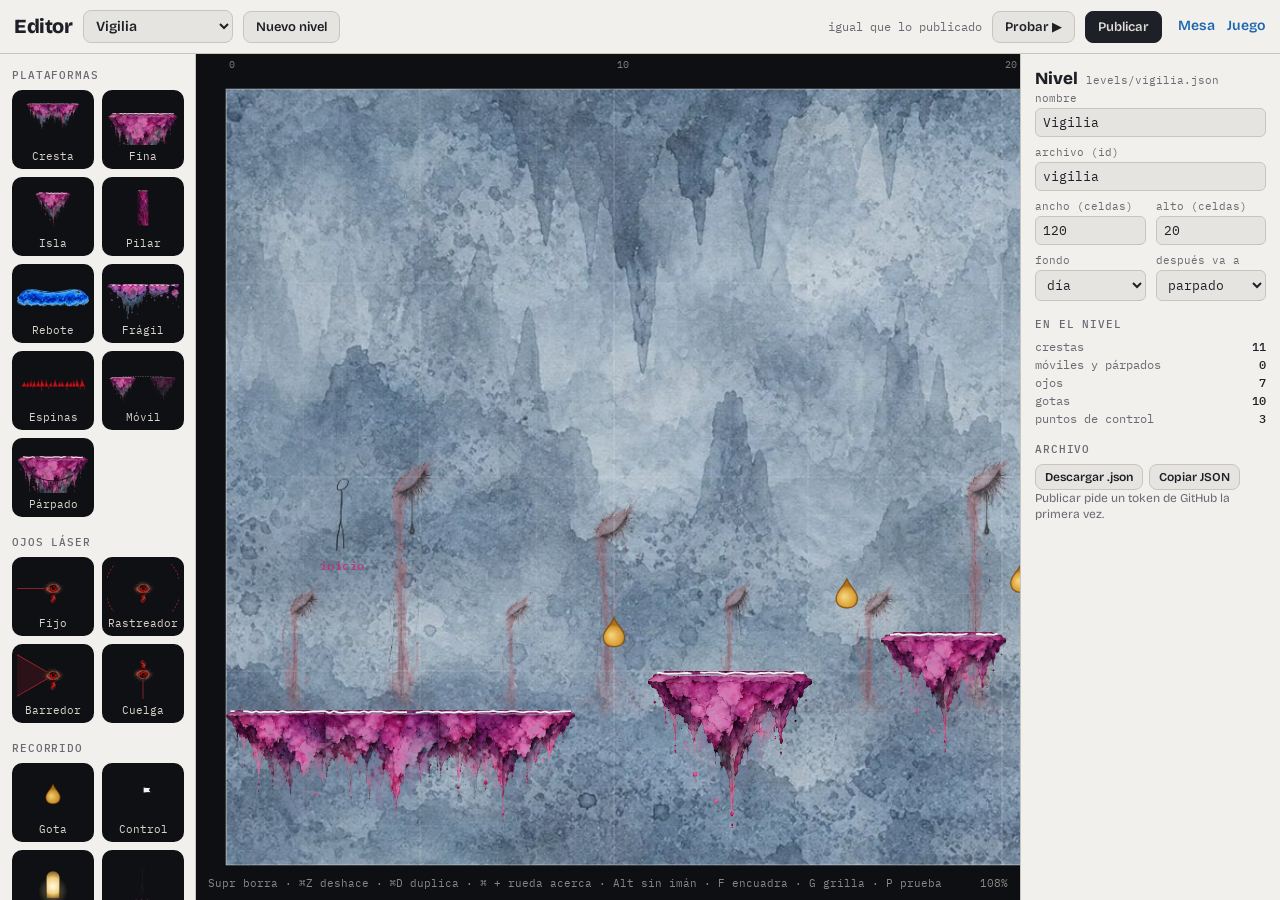
<file: editor.html>
<!doctype html>
<html lang="es">
<head>
<meta charset="utf-8">
<meta name="viewport" content="width=device-width,initial-scale=1">
<title>Editor de Capo</title>
<link rel="preconnect" href="https://fonts.googleapis.com">
<link rel="stylesheet" href="https://fonts.googleapis.com/css2?family=Bricolage+Grotesque:opsz,wght@12..96,400;12..96,600;12..96,800&family=IBM+Plex+Mono:wght@400;500&display=swap">
<link rel="stylesheet" href="src/editor.css?v=202610210116">
</head>
<body>
<div class="solo-compu">
  <h1>Editor de niveles</h1>
  <p>El editor se usa en la compu. Lo que armes ahí se sube al repo y le llega a todos en el juego.</p>
  <a class="link" href="index.html">Jugar →</a>
</div>

<div class="app">
  <header class="bar">
    <h1>Editor</h1>
    <select id="nivel" aria-label="Nivel"></select>
    <button class="btn" id="nuevo">Nuevo nivel</button>
    <span class="estado" id="estado"></span>
    <button class="btn" id="probar" title="Abre el juego con este nivel (P)">Probar ▶</button>
    <button class="btn primary" id="guardar" title="Lo sube al repo y sale en el juego (⌘S)">Publicar</button>
    <nav><a href="mesa.html">Mesa</a><a href="index.html">Juego</a></nav>
  </header>

  <aside class="paleta" id="paleta" aria-label="Piezas"></aside>

  <main class="lienzo" id="lienzo">
    <canvas id="cv"></canvas>
    <p class="ayuda">Supr borra · ⌘Z deshace · ⌘D duplica · ⌘ + rueda acerca · Alt sin imán · F encuadra · G grilla · P prueba</p>
    <span class="zoom" id="zoomTxt"></span>
  </main>

  <aside class="props" id="props" aria-label="Propiedades"></aside>
</div>
<div class="fantasma" id="fantasma" hidden></div>

<dialog class="gh" id="gh">
  <form method="dialog">
    <h3>Conectar con GitHub</h3>
    <p>Publicar hace un commit en <b id="ghRepo">nakarrospide/capo</b> y GitHub Pages lo sube al juego. Para eso hace falta un token del repo, se pega una vez y queda en este navegador.</p>
    <ol>
      <li>Abrí <a href="https://github.com/settings/personal-access-tokens/new" target="_blank" rel="noopener">github.com/settings/personal-access-tokens/new</a></li>
      <li>En <i>Repository access</i>, elegí <i>Only select repositories</i> y marcá capo.</li>
      <li>En <i>Permissions</i>, <i>Contents</i>: <i>Read and write</i>. Generalo y copialo.</li>
    </ol>
    <label>Token<input id="ghToken" type="password" autocomplete="off" spellcheck="false" placeholder="github_pat_…"></label>
    <p class="msg" id="ghMsg"></p>
    <div class="btns">
      <button type="button" class="btn danger" id="ghOut" hidden>Desconectar</button>
      <span></span>
      <button type="button" class="btn" id="ghCancel">Cancelar</button>
      <button class="btn primary" id="ghOk">Conectar y publicar</button>
    </div>
  </form>
</dialog>

<script src="src/config.js?v=202610210116"></script>
<script src="src/piezas.js?v=202610210116"></script>
<script src="src/niveles.js?v=202610210116"></script>
<script src="src/editor.js?v=202610210116"></script>
</body>
</html>
</file>
<file: src/editor.css>
/* Editor de niveles: piezas a la izquierda, el nivel al centro, propiedades a la derecha */
:root {
  --bench: #dcdad6; --panel: #f1f0ed; --ink: #1e2027; --muted: #6b6a72; --rule: #c8c5bf; --chip: #e6e4e0;
  --blue: #1d66ad; --orange: #e2531c; --magenta: #c2307a; --stage: #0f1013;
  --display: "Bricolage Grotesque", ui-sans-serif, system-ui, sans-serif;
  --mono: "IBM Plex Mono", ui-monospace, Menlo, monospace;
  color-scheme: light;
}
@media (prefers-color-scheme: dark) {
  :root {
    --bench: #15161a; --panel: #1e1f25; --ink: #ebe9e4; --muted: #9a99a2; --rule: #33343c; --chip: #282930;
    --blue: #4b93dc; --orange: #f06a35; --magenta: #e2559c;
    color-scheme: dark;
  }
}
* { box-sizing: border-box; }
html, body { margin: 0; height: 100%; }
body { background: var(--bench); color: var(--ink); font: 14px/1.35 var(--display); overflow: hidden; }
[hidden] { display: none !important; }
h1 { font-size: 20px; font-weight: 800; letter-spacing: -.02em; margin: 0; }
h2 { font: 500 11px var(--mono); text-transform: uppercase; letter-spacing: .08em; color: var(--muted); margin: 0 0 8px; }

.app { height: 100%; display: grid; grid-template: auto minmax(0, 1fr) / 196px minmax(0, 1fr) 260px; }

/* Barra de arriba */
.bar { grid-column: 1 / -1; display: flex; align-items: center; gap: 10px; padding: 10px 14px; border-bottom: 1px solid var(--rule); background: var(--panel); }
.bar select { font: 600 14px var(--display); color: var(--ink); background: var(--chip); border: 1px solid var(--rule); border-radius: 8px; padding: 6px 8px; min-width: 150px; }
.estado { margin-left: auto; font: 12px var(--mono); color: var(--muted); white-space: nowrap; overflow: hidden; text-overflow: ellipsis; }
.estado.aviso { color: var(--orange); }
.bar nav { display: flex; gap: 12px; padding-left: 6px; }
.bar nav a { color: var(--blue); font-weight: 600; text-decoration: none; }
.btn { font: 600 13px var(--display); color: var(--ink); background: var(--chip); border: 1px solid var(--rule); border-radius: 8px; padding: 7px 12px; cursor: pointer; white-space: nowrap; }
.btn:hover { border-color: var(--muted); }
.btn.primary { background: var(--ink); color: var(--bench); border-color: var(--ink); }
.btn.danger { color: var(--orange); }
.btn.small { padding: 5px 9px; font-size: 12px; }

/* Piezas */
.paleta { overflow-y: auto; padding: 14px 12px 24px; border-right: 1px solid var(--rule); background: var(--panel); display: grid; gap: 18px; align-content: start; }
.items { display: grid; grid-template-columns: 1fr 1fr; gap: 8px; }
.item { display: grid; gap: 4px; justify-items: center; padding: 6px 4px 5px; border-radius: 10px; background: var(--stage); border: 1px solid transparent; cursor: grab; user-select: none; touch-action: none; }
.item:hover { border-color: var(--magenta); }
.item canvas { width: 72px; height: 48px; pointer-events: none; }
.item span { font: 11px var(--mono); color: #d8d4cc; text-align: center; pointer-events: none; }

/* Lienzo */
.lienzo { position: relative; background: var(--stage); overflow: hidden; }
.lienzo canvas { position: absolute; inset: 0; width: 100%; height: 100%; display: block; touch-action: none; }
.lienzo.pan canvas { cursor: grab; }
.lienzo.panning canvas { cursor: grabbing; }
.ayuda { position: absolute; left: 12px; bottom: 10px; margin: 0; font: 11px var(--mono); color: rgba(235,233,228,.55); pointer-events: none; }
.zoom { position: absolute; right: 12px; bottom: 10px; font: 11px var(--mono); color: rgba(235,233,228,.55); pointer-events: none; }

/* Propiedades */
.props { overflow-y: auto; padding: 14px 14px 24px; border-left: 1px solid var(--rule); background: var(--panel); display: grid; gap: 16px; align-content: start; }
.props .titulo { display: flex; align-items: baseline; gap: 8px; }
.props .titulo h3 { margin: 0; font-size: 17px; font-weight: 800; }
.props .titulo small { font: 11px var(--mono); color: var(--muted); }
.campos { display: grid; grid-template-columns: 1fr 1fr; gap: 8px 10px; }
.campos label { display: grid; gap: 3px; font: 11px var(--mono); color: var(--muted); }
.campos label.ancho { grid-column: 1 / -1; }
.campos input, .campos select { font: 13px var(--mono); color: var(--ink); background: var(--chip); border: 1px solid var(--rule); border-radius: 6px; padding: 5px 7px; width: 100%; min-width: 0; }
.campos input:focus, .campos select:focus { outline: 2px solid var(--blue); outline-offset: -1px; }
.campos .check { grid-column: 1 / -1; display: flex; align-items: center; gap: 8px; font-size: 12px; color: var(--ink); }
.campos .check input { width: auto; }
.props .btns { display: flex; flex-wrap: wrap; gap: 6px; }
.props .nota { margin: 0; font-size: 12px; color: var(--muted); }
.cuenta { display: grid; grid-template-columns: 1fr auto; gap: 3px 10px; font: 12px var(--mono); color: var(--muted); }
.cuenta b { color: var(--ink); font-weight: 500; text-align: right; }
.avisos { margin: 0; padding-left: 16px; font-size: 12px; color: var(--orange); }

/* Pieza que se arrastra desde el panel */
.fantasma { position: fixed; left: 0; top: 0; pointer-events: none; z-index: 10; padding: 4px; border-radius: 10px; background: var(--stage); box-shadow: 0 10px 30px -10px rgba(0,0,0,.6); opacity: .9; }
.fantasma canvas { width: 72px; height: 48px; display: block; }
.fantasma.sobre { opacity: 0; }

/* En el celu el editor está apagado */
.solo-compu { display: none; max-width: 420px; margin: 0 auto; padding: 48px 16px; gap: 14px; }
.solo-compu p { color: var(--muted); margin: 0; }
.solo-compu .link { color: var(--blue); font-weight: 600; text-decoration: none; }
body.off { overflow: auto; }
body.off .solo-compu { display: grid; }
body.off .app { display: none; }

/* Conectar con GitHub */
.gh { width: min(460px, calc(100vw - 32px)); border: 1px solid var(--rule); border-radius: 14px; background: var(--panel); color: var(--ink); padding: 20px; }
.gh::backdrop { background: rgba(15,16,19,.55); }
.gh h3 { margin: 0 0 8px; font-size: 18px; font-weight: 800; }
.gh p, .gh ol { margin: 0 0 10px; font-size: 13px; color: var(--muted); }
.gh ol { padding-left: 18px; display: grid; gap: 4px; }
.gh a { color: var(--blue); }
.gh b, .gh i { color: var(--ink); font-style: normal; font-weight: 600; }
.gh label { display: grid; gap: 4px; font: 11px var(--mono); color: var(--muted); margin-bottom: 6px; }
.gh input { font: 13px var(--mono); color: var(--ink); background: var(--chip); border: 1px solid var(--rule); border-radius: 6px; padding: 7px 8px; }
.gh .msg { min-height: 1.2em; color: var(--orange); }
.gh .btns { display: flex; gap: 8px; align-items: center; }
.gh .btns span { flex: 1; }
</file>
